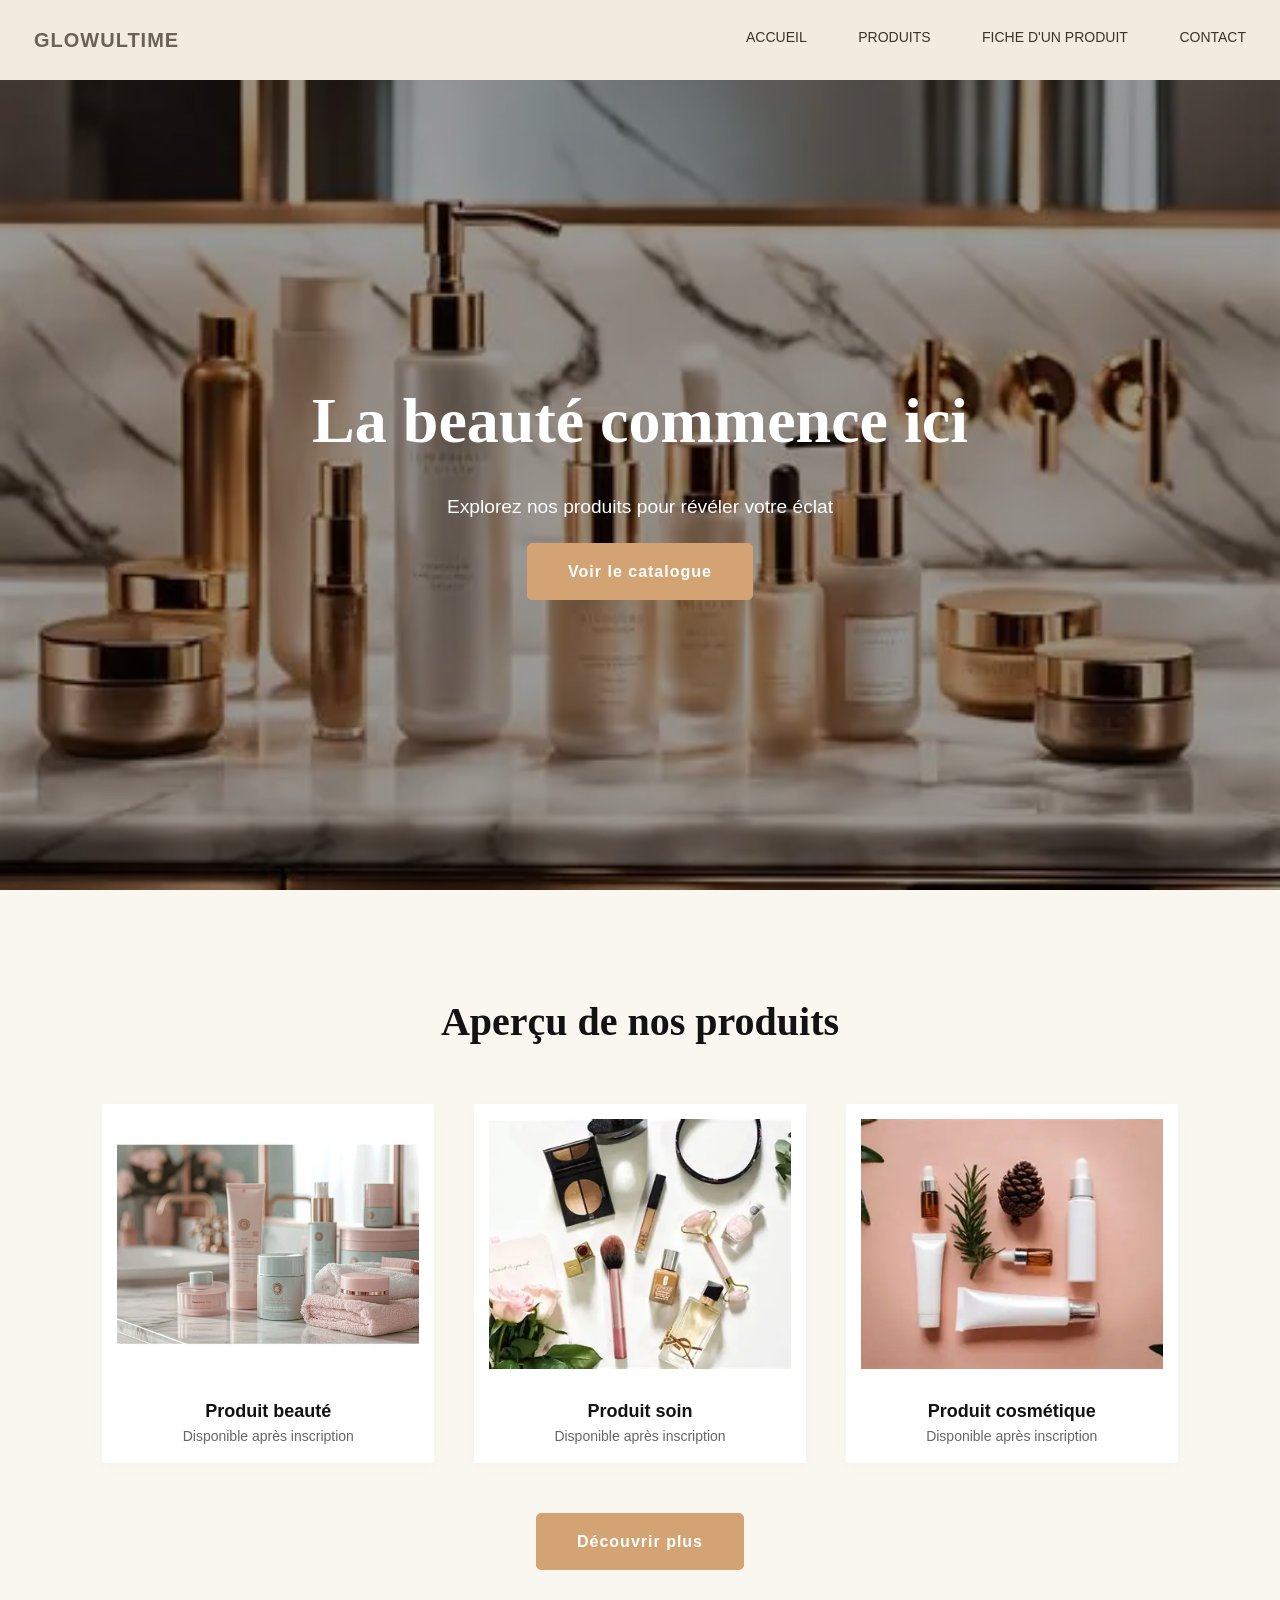
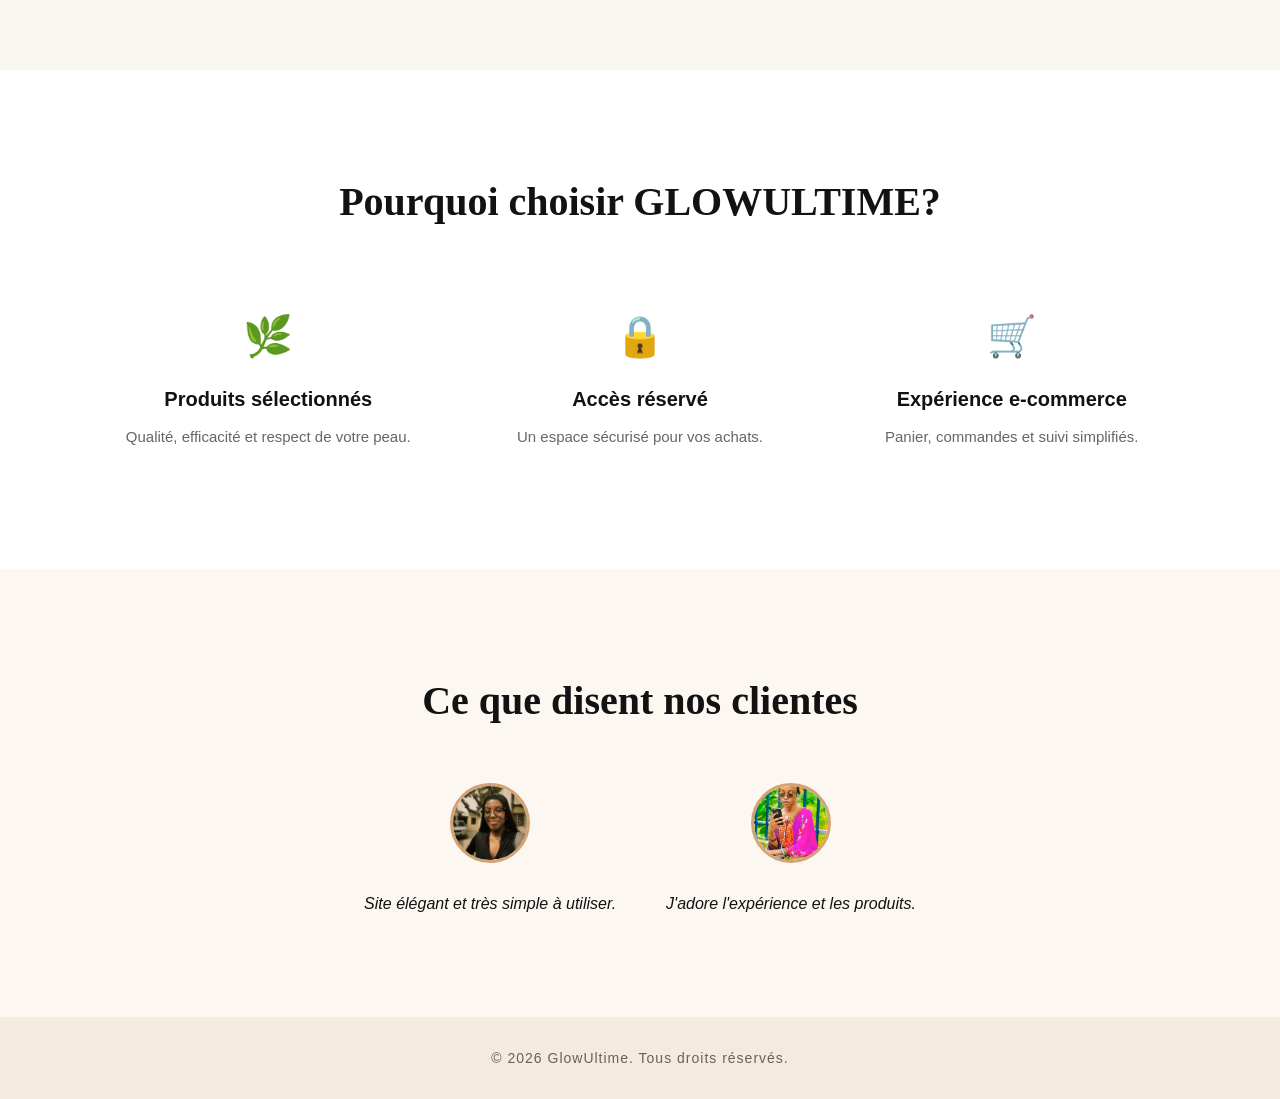
<file: index.html>
<!DOCTYPE html>
<html lang="fr">
<head>
    <meta charset="UTF-8">
    <meta name="viewport" content="width=device-width, initial-scale=1.0">
    <title>GlowUltime | Boutique Élégante</title>
    <link rel="stylesheet" href="style.css">
</head>
<body>

    <header class="act_header">
        <nav class="nav_navbar">
            <div class="nav_ong">
                <span class="nav_titre">GLOWULTIME</span>
            </div>
            <ul class="nav_ul">
                <li class="nav_li"><a class="nav_a" href="index.html">ACCUEIL</a></li>
                <li class="nav_li"><a class="nav_a" href="catalogue/catalogue.html">PRODUITS</a></li>
                <li class="nav_li"><a class="nav_a" href="produit/fiche-produit.html">FICHE D'UN PRODUIT</a></li>
                <li class="nav_li"><a class="nav_a" href="contact/contact.html">CONTACT</a></li>
            </ul>
        </nav>
    </header>

    <main>

        <section class="hero">
            <img src="img/image1.jpg" alt="Image principale beauté" class="hero-img">
            <div class="opacity-mask"></div>
            <div class="hero-content">
                <h1>La beauté commence ici</h1>
                <p>Explorez nos produits pour révéler votre éclat</p>
                <a href="catalogue/catalogue.html" class="btn">Voir le catalogue</a>
            </div>                                               
        </section>

        <section class="products" id="products">
            <h2>Aperçu de nos produits</h2>

            <div class="product-grid">
                <div class="product-card">
                    <img src="img/image2.jpg" alt="Produit beauté">
                    <h3>Produit beauté</h3>
                    <p>Disponible après inscription</p>
                </div>

                <div class="product-card">
                    <img src="img/image3.jpg" alt="Produit soin">
                    <h3>Produit soin</h3>
                    <p>Disponible après inscription</p>
                </div>

                <div class="product-card">
                    <img src="img/image4.jpg" alt="Produit cosmétique">
                    <h3>Produit cosmétique</h3>
                    <p>Disponible après inscription</p>
                </div>
            </div>

            <a href="catalogue/catalogue.html" class="btn">Découvrir plus</a>
        </section>

        <section class="why-us" id="features">
            <h2>Pourquoi choisir GLOWULTIME?</h2>

            <div class="why-grid">
                <div class="why-card">
                    <div class="why-icon">🌿</div>
                    <h3>Produits sélectionnés</h3>
                    <p>Qualité, efficacité et respect de votre peau.</p>
                </div>

                <div class="why-card">
                    <div class="why-icon">🔒</div>
                    <h3>Accès réservé</h3>
                    <p>Un espace sécurisé pour vos achats.</p>
                </div>

                <div class="why-card">
                    <div class="why-icon">🛒</div>
                    <h3>Expérience e-commerce</h3>
                    <p>Panier, commandes et suivi simplifiés.</p>
                </div>
            </div>
        </section>

        <section class="testimonials" id="testimonials">
            <h2>Ce que disent nos clientes</h2>

            <div class="testimonial-grid">
                <div class="testimonial">
                    <img src="img/Grace.jpeg" alt="Cliente Grace">
                    <p>Site élégant et très simple à utiliser.</p>
                </div>

                <div class="testimonial">
                    <img src="img/Emma-love.jpeg" alt="Cliente Emma">
                    <p>J'adore l'expérience et les produits.</p>
                </div>
            </div>
        </section>
    </main>

<footer class="footer">
    <p>&copy; 2026 GlowUltime. Tous droits réservés.</p>
</footer>

</body>
</html>
</file>
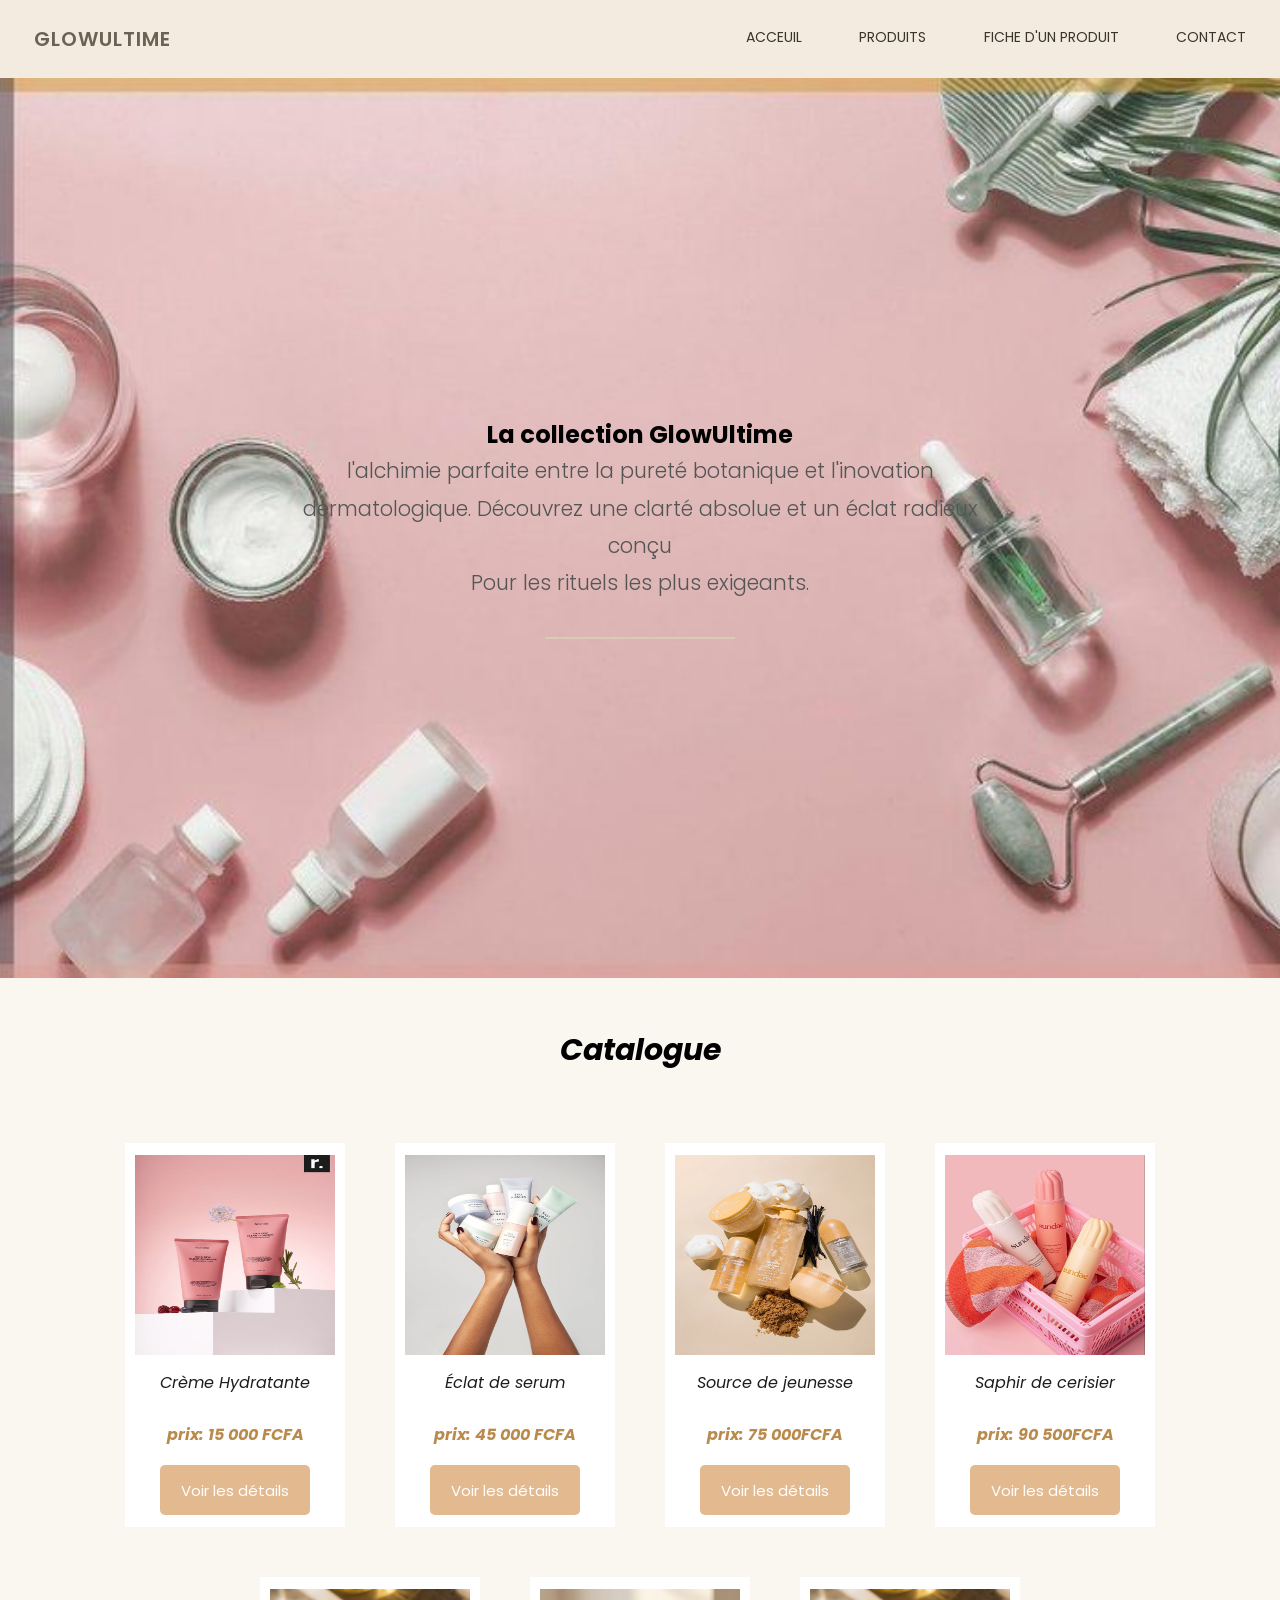
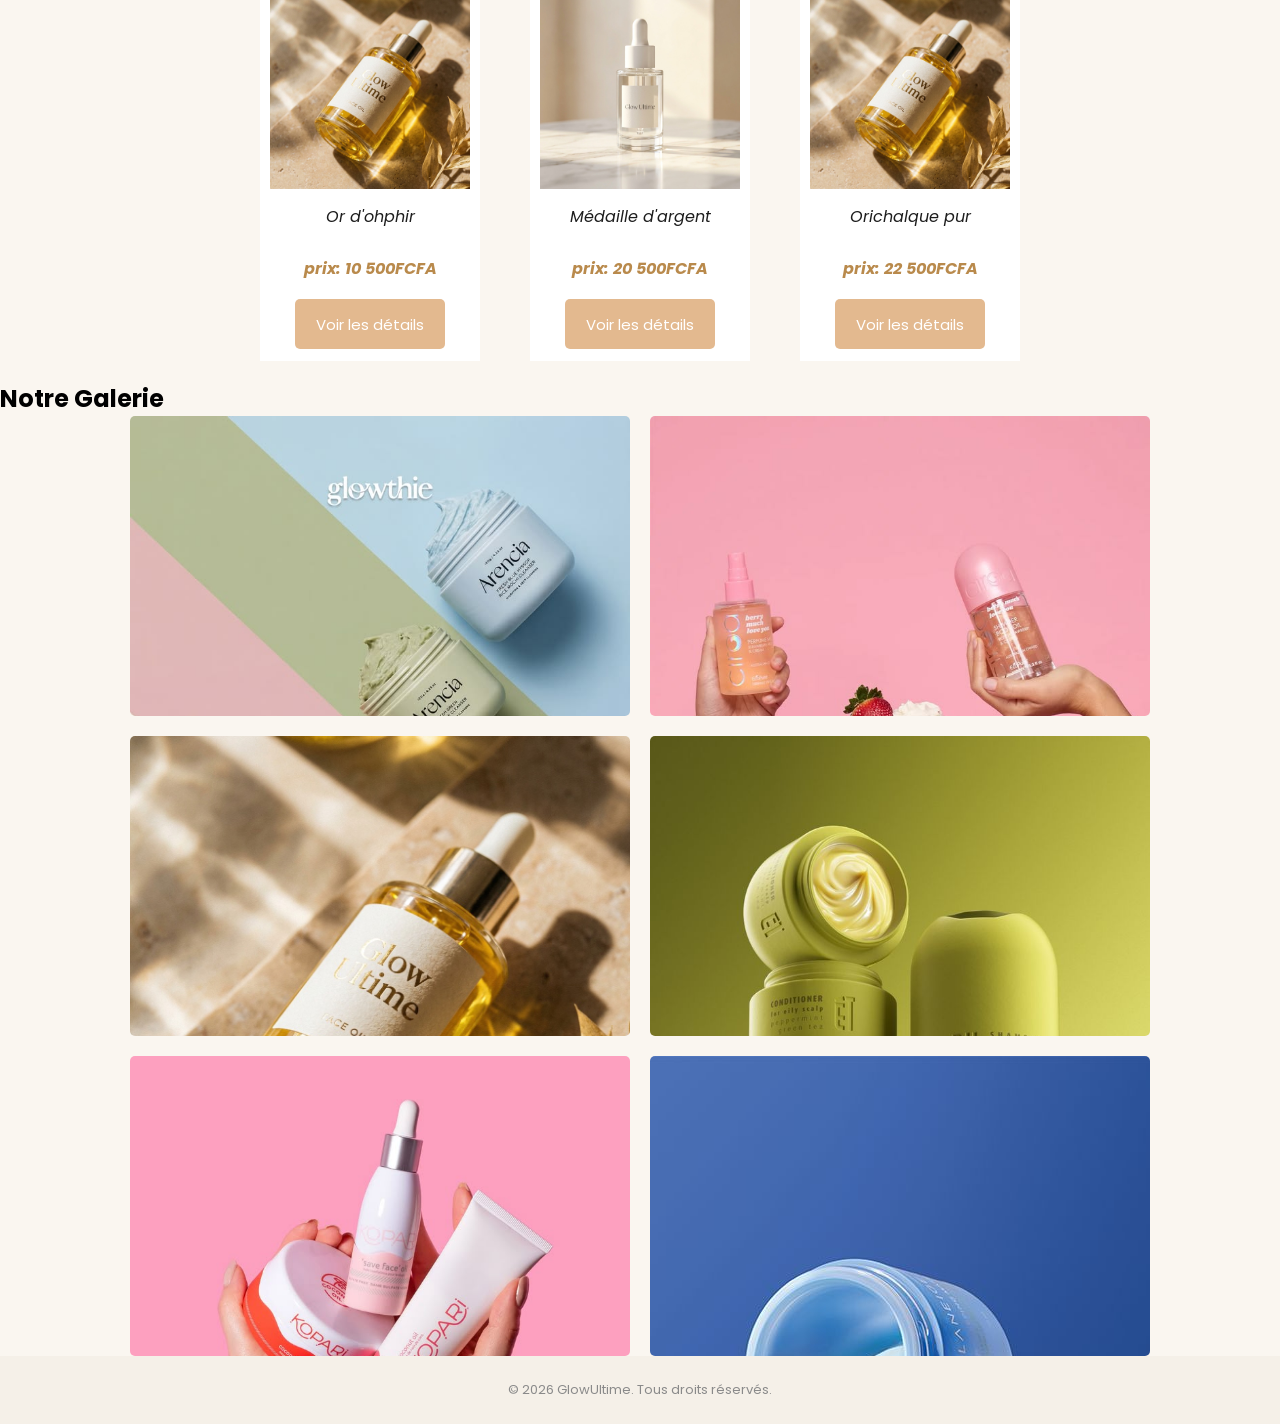
<file: catalogue/catalogue.html>
<!DOCTYPE html>
<html lang="fr">
<head>
    <meta charset="UTF-8">
    <meta name="viewport" content="width=device-width, initial-scale=1.0">
    <title>Catalogue</title>
    <link rel="preconnect" href="https://fonts.googleapis.com">
    <link href="https://fonts.googleapis.com/css2?family=Poppins:wght@400;500;600;700&display=swap" rel="stylesheet">
    <link rel="stylesheet" href="catalogue.css">
</head>
<body>
    <header class="act_header">
        <nav class="nav_navbar">
            <div class="nav_ong">
                <span class="nav_titre">GLOWULTIME</span>
            </div>
            <ul class="nav_ul">
                <li class="nav_li"><a class="nav_a" href="../index.html">ACCEUIL</a></li>
                <li class="nav_li"><a class="nav_a" href="../catalogue/catalogue.html">PRODUITS</a></li>
                <li class="nav_li"><a class="nav_a" href="../produit/fiche-produit.html">FICHE D'UN PRODUIT</a></li>
                <li class="nav_li"><a class="nav_a" href="../contact/contact.html">CONTACT</a></li>
            </ul>
        </nav>
    </header>
    <main>
        <section class="glow">
            <div class="alchimie">
                <h1>La collection GlowUltime</h1>
                <p>l'alchimie parfaite entre la pureté botanique et l'inovation <br>
                    dermatologique. Découvrez une clarté absolue et un éclat radieux conçu <br>
                    Pour les rituels les plus exigeants.
                </p>
            </div>
            <div class="trace"></div>
    
        </section>
        <section class="catalogue">
            <h2>Catalogue</h2>
            <div class="carte">
                <div class="cartes">
                    <img src="img/1.jpg" alt="Crème Hydratante">
                    <p>Crème Hydratante</p>
                    <p class="prix">prix: 15 000 FCFA</p>
                    <button onclick="window.location.href='../produit/fiche-produit.html'">
                        Voir les détails
                    </button>
                    <!-- <button>Acheter</button> -->
                </div>
                <div class="cartes">
                    <img src="img/2.jpg" alt="Éclat de serum">
                    <p>Éclat de serum</p>
                    <p class="prix">prix: 45 000 FCFA</p>
                    <button>Voir les détails</button>
                </div>
                <div class="cartes">
                    <img src="img/3.jpg" alt="Source de jeunesse">
                    <p>Source de jeunesse</p>
                    <p class="prix">prix: 75 000FCFA</p>
                    <button>Voir les détails</button>
                </div>
                <div class="cartes">
                    <img src="img/5.jpg" alt="Saphir de cerisier">
                    <p>Saphir de cerisier</p>
                    <p class="prix">prix: 90 500FCFA</p>
                    <button>Voir les détails</button>
                </div>
                <div class="cartes">
                    <img src="img/18.jpeg" alt="Or d'ohphir">
                    <p>Or d'ohphir</p>
                    <p class="prix">prix: 10 500FCFA</p>
                    <button>Voir les détails</button>
                </div>
                <div class="cartes">
                    <img src="img/19.jpeg" alt="Médaille d'argent">
                    <p>Médaille d'argent</p>
                    <p class="prix">prix: 20 500FCFA</p>
                    <button>Voir les détails</button>
                </div>
                <div class="cartes">
                    <img src="img/18.jpeg" alt="Orichalque pur">
                    <p>Orichalque pur</p>
                    <p class="prix">prix: 22 500FCFA</p>
                    <button>Voir les détails</button>
                </div>
            </div>
        </section>
        
        <section class="Gallerie">
            <h2>Notre Galerie</h2>
        <div class="grille">

        
        
            <div class="grille1">

            </div>
            <div class="grille2">
                
            </div>
            <div class="grille3">
                
            </div>
            <div class="grille4">
                
            </div>
            <div class="grille5">
                
            </div>
            <div class="grille6">
                
            </div>
        </div>
        
        </section>
        
    </main>
    <footer>
        <p>&copy; 2026 GlowUltime. Tous droits réservés.</p>
    </footer>

</body>
</html>
</file>
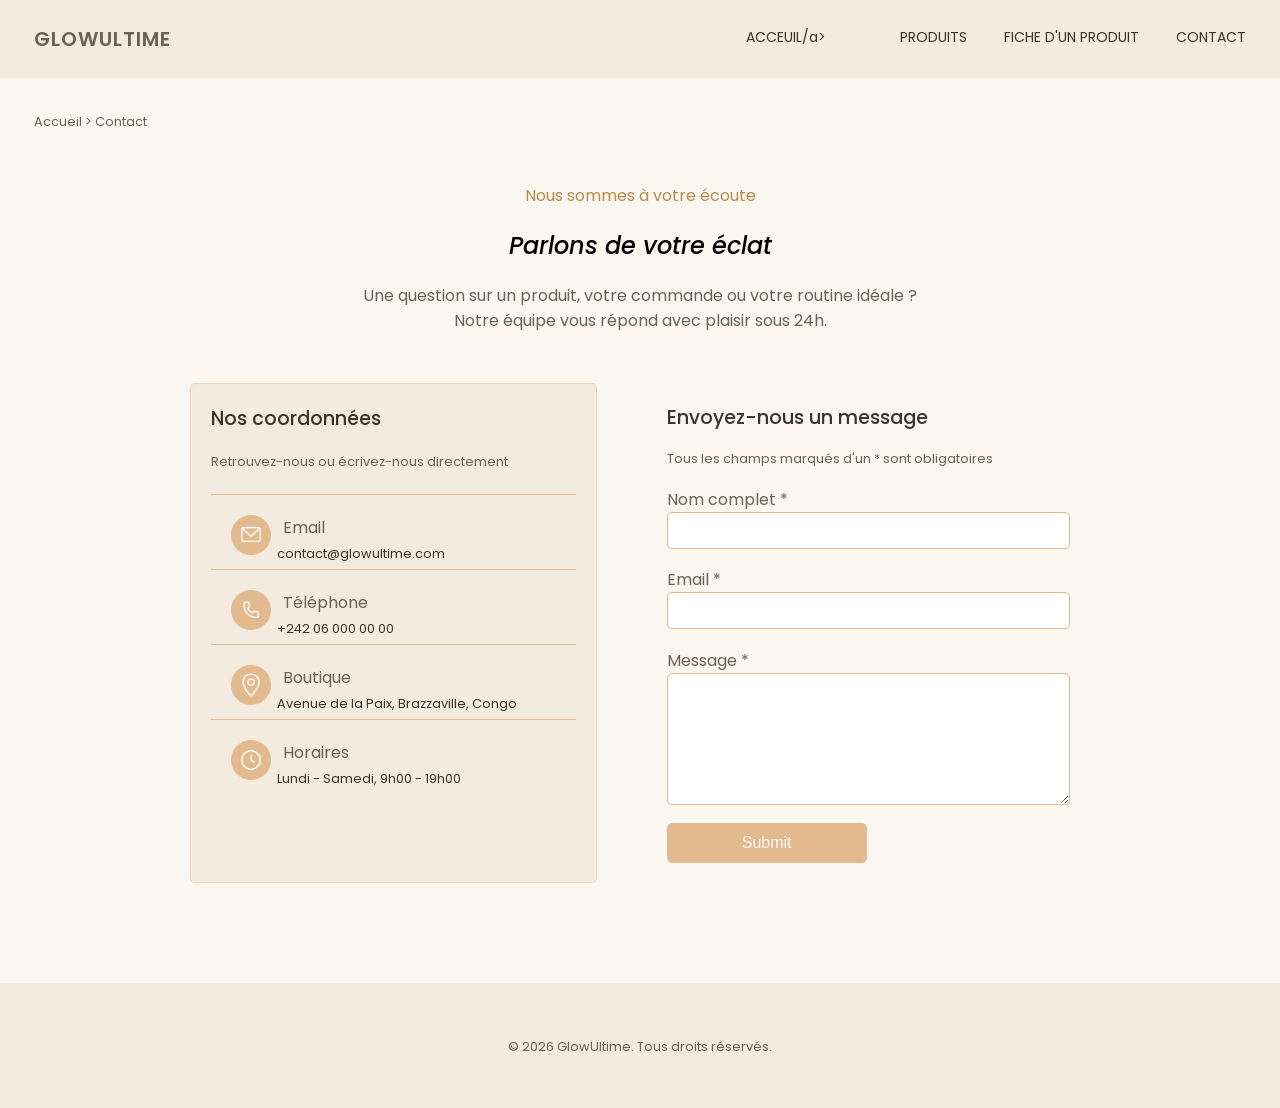
<file: contact/contact.html>
<!DOCTYPE html>
<html lang="fr">
<head>
    <meta charset="UTF-8">
    <meta name="viewport" content="width=device-width, initial-scale=1.0">
    <link rel="preconnect" href="https://fonts.googleapis.com">
    <link rel="preconnect" href="https://fonts.gstatic.com" crossorigin>
    <link href="https://fonts.googleapis.com/css2?family=Poppins:ital,wght@0,100;0,200;0,300;0,400;0,500;0,600;0,700;0,800;0,900;1,100;1,200;1,300;1,400;1,500;1,600;1,700;1,800;1,900&display=swap" rel="stylesheet">
    <link rel="stylesheet" href="../contact/contact.css">
    <title>contact</title>
</head>
<body>
    <header class="act_header">
        <nav class="nav_navbar">
            <div class="nav_ong">
                <span class="nav_titre">GLOWULTIME</span>
            </div>
            <ul class="nav_ul">
                <li class="nav_li"><a class="nav_a" href="../index.html">ACCEUIL/a></li>
                <li class="nav_li"><a class="nav_a" href="../catalogue/catalogue.html">PRODUITS</a></li>
                <li class="nav_li"><a class="nav_a" href="../produit/fiche-produit.html">FICHE D'UN PRODUIT</a></li>
                <li class="nav_li"><a class="nav_a" href="../contact/contact.html">CONTACT</a></li>
            </ul>
        </nav>
    </header>

    <main>
        <div class="cli_position">
            <span>Accueil > Contact </span>
        </div>
        <section class="a_propos">
            <span>Nous sommes à votre écoute</span>
            <h1><em>Parlons de votre éclat</em></h1>
            <p>Une question sur un produit, votre commande ou votre routine idéale ? <br> Notre équipe vous répond avec plaisir sous 24h.</p>
        </section>

        <section class="moyen_contact">

            <div class="cont_coordonée">

                <h2>Nos coordonnées</h2>
                <small>Retrouvez-nous ou écrivez-nous directement</small>
                <div class="ls_contact">
                    <div>
                        <img src="../contact/icones/mail2.png" alt="">
                        <span>
                            <span>Email</span>
                            <a href="">contact@glowultime.com</a>
                        </span>
                    </div>
                    <div>
                        <img src="../contact/icones/telephone2.png" alt="">
                        <span>
                            <span>Téléphone</span>
                            <a href="">+242 06 000 00 00</a>
                        </span>
                    </div>
                    <div>
                        <img src="../contact/icones/boutique2.png" alt="">
                        <span>
                            <span>Boutique</span>
                            <a href="">Avenue de la Paix, Brazzaville, Congo</a>
                        </span>
                    </div>
                    <div>
                        <img src="../contact/icones/horaires2.png" alt="">
                        <span>
                            <span>Horaires</span>
                            <a href="">Lundi - Samedi, 9h00 - 19h00</a>
                        </span>
                    </div>
                </div>
            </div>

            <form class="contact_form" method="post">
                <h2>Envoyez-nous un message</h2>
                <small>Tous les champs marqués d'un * sont obligatoires</small>
                <div>
                    <label for="name">Nom complet *</label>
                    <input type="text" name="name" id="name">
                </div>
                <div>
                    <label for="email">Email *</label>
                    <input type="email" name="email" id="email">
                </div>
                <div>
                    <label for="message">Message *</label>
                    <textarea name="message" id="message"></textarea>
                </div>
                <div>
                    <input type="submit">
                </div>
            </form>
        </section>

    </main>

    <footer>
        <small>&copy; 2026 GlowUltime. Tous droits réservés. </small>
    </footer>

</body>
</html>
</file>
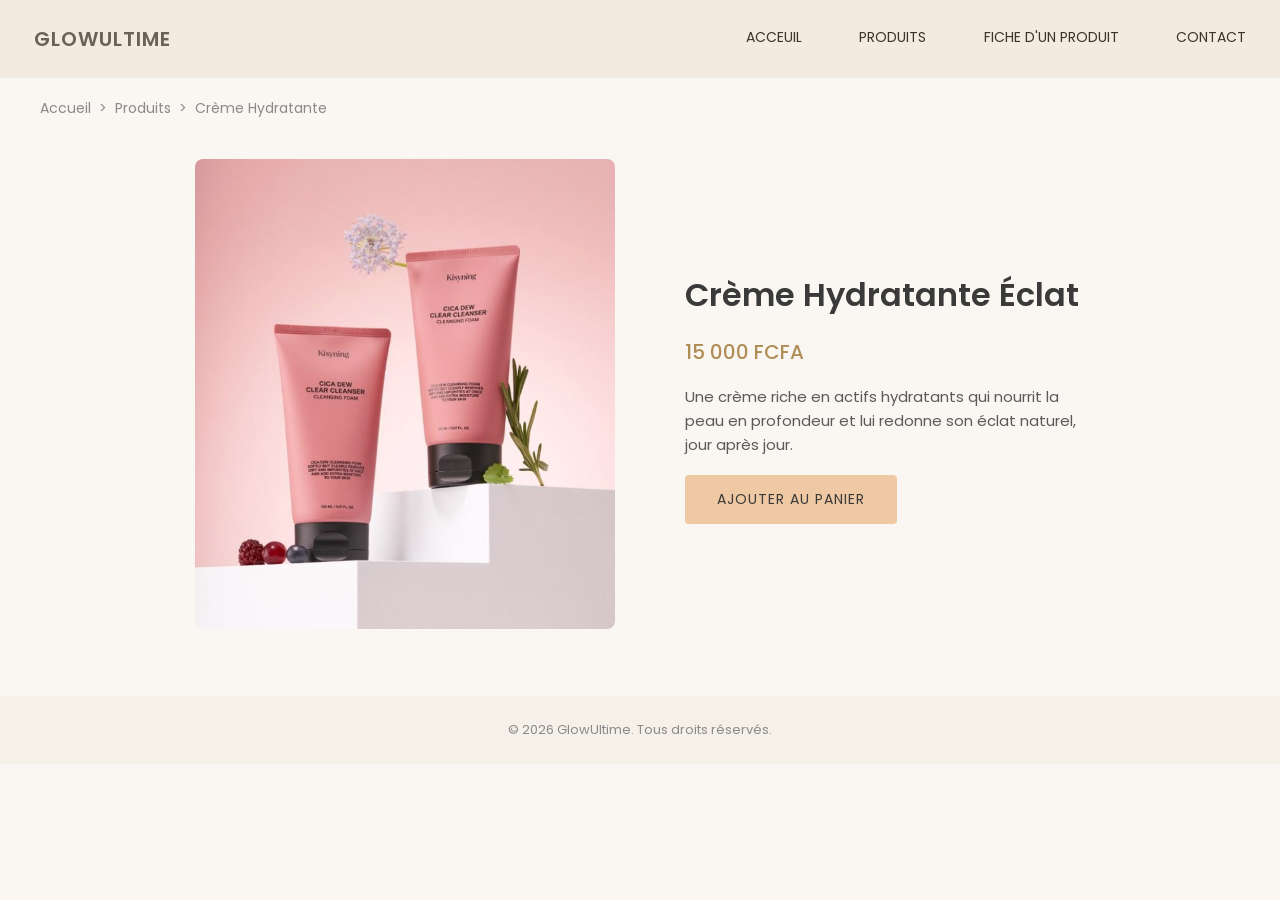
<file: produit/fiche-produit.html>
<!DOCTYPE html>
<html lang="fr">
<head>
    <meta charset="UTF-8">
    <meta name="viewport" content="width=device-width, initial-scale=1.0">
    <title>Crème Hydratante ~ GlowUltime</title>
    
    <!-- pour charger la police Poppins -->
    <link rel="preconnect" href="https://fonts.googleapis.com">
    <link href="https://fonts.googleapis.com/css2?family=Poppins:wght@400;500;600;700&display=swap" rel="stylesheet">
    <link rel="stylesheet" href="fiche-produit.css">
</head>
<body>
    <header class="act_header">
        <nav class="nav_navbar">
            <div class="nav_ong">
                <span class="nav_titre">GLOWULTIME</span>
            </div>
            <ul class="nav_ul">
                <li class="nav_li"><a class="nav_a" href="../index.html">ACCEUIL</a></li>
                <li class="nav_li"><a class="nav_a" href="../catalogue/catalogue.html">PRODUITS</a></li>
                <li class="nav_li"><a class="nav_a" href="../produit/fiche-produit.html">FICHE D'UN PRODUIT</a></li>
                <li class="nav_li"><a class="nav_a" href="../contact/contact.html">CONTACT</a></li>
            </ul>
        </nav>
    </header>

    <main>
        <nav class="fil-ariane" aria-label="Fil d'Ariane">
            <a href="../index.html">Accueil</a>
            <span>&gt;</span>
            <a href="../catalogue/catalogue.html">Produits</a>
            <span>&gt;</span>
            <span>Crème Hydratante</span>
        </nav>

        <div class="detail-produit">
            <div class="image-produit">
                <img src="images/creme-hydratante.jpg" alt="Crème hydratante GlowUltime">
            </div>

            <article class="infos-produit">
                <h1>Crème Hydratante Éclat</h1>
                <p class="prix">15 000 FCFA</p>
                <p class="description">
                    Une crème riche en actifs hydratants qui nourrit la peau en profondeur
                    et lui redonne son éclat naturel, jour après jour.
                </p>
                <button class="bouton-achat">Ajouter au panier</button>
            </article>
        </div>
    </main>

    <footer>
        <p>&copy; 2026 GlowUltime. Tous droits réservés.</p>
    </footer>

</body>
</html>
</file>
<file: style.css>
:root{
    --cream:#FAF6F0;
    --cream-deep:#F3EBDF;
    --ink:#3B342C;
    --ink-soft:#6B6255;
    --tan:#E3B98F;
    --tan-deep:#C9945F;
    --gold:#B98A4C;
    --line:#E6DCCB;
}

* {
    margin: 0;
    padding: 0;
    box-sizing: border-box;
}

/* Importation de polices élégantes */
@import url('https://fonts.googleapis.com/css2?family=Playfair+Display:wght=700&family=Poppins:wght=300;400;600&display=swap');

body {
    margin: 0;
    font-family: 'Poppins', sans-serif;
    color: #121212;
    background-color: #FAF6F0;
    line-height: 1.6;
}

/* NAVBAR */
.act_header{
    position: sticky;
    top: 0;
    z-index: 100;
}
.nav_navbar{
    display: flex;
    justify-content: space-between;
    padding: 24px 34px;
    background-color: #F3EBDF;

}
.nav_titre{
    font-weight: 600;
    font-size: 20px;
    letter-spacing: 1px;
    color: #6B6255;
}
.nav_ul{
    display: flex;
    justify-content: space-between;
    width: 500px;
    margin-left: 30px;
}
.nav_li{
    display: inline;
}
.nav_a{
    text-decoration: none;
    color: var(--ink);
    font-size: 14px;
}



.nav_navbar  a:hover {
    color: #d4a373;
}

/* HERO SECTION */
.hero {
    position: relative;
    height: 90vh;
    display: flex;
    align-items: center;
    justify-content: center;
    overflow: hidden;
}

.hero-img {
    position: absolute;
    width: 100%;
    height: 100%;
    object-fit: cover;
}

.opacity-mask {
    background: rgba(0, 0, 0, 0.4);
    position: absolute;
    top: 0; 
    left: 0; 
    width: 100%; 
    height: 100%;
}

.hero-content {
    position: relative;
    z-index: 10;
    color: white;
    text-align: center;
    max-width: 800px;
}

.hero-content h1 {
    font-family: 'Playfair Display', serif;
    font-size: 4rem;
    margin-bottom: 20px;
}

.hero-content p {
    margin-bottom: 20px;
    font-size: 1.2rem;
}

/* BOUTONS */
.btn {
    display: inline-block;
    background: #d4a373;
    padding: 15px 40px;
    text-decoration: none;
    color: white;
    border-radius: 5px;
    font-weight: 600;
    letter-spacing: 1px;
    transition: all 0.3s;
    border: 1px solid #d4a373;
}

.btn:hover {
    background: transparent;
    color: #d4a373;
}

/* PRODUITS */
.products {
    padding: 100px 8%;
    text-align: center;
    border-radius: 5px;
}

.products h2 {
    font-family: 'Playfair Display', serif;
    font-size: 2.5rem;
    margin-bottom: 50px;
}

.product-grid {
    display: grid;
    grid-template-columns: repeat(auto-fit, minmax(280px, 1fr));
    gap: 40px;
    margin-bottom: 50px;
}

.product-card {
    background: white;
    padding: 15px;
    transition: transform 0.3s;
    box-shadow: 0 4px 15px rgba(0,0,0,0.02);
}

.product-card img {
    width: 100%;
    height: 250px;
    object-fit: cover;
}

.product-card:hover {
    transform: translateY(-10px);
}

.product-card h3 {
    font-size: 18px;
    margin-top: 20px;
}

.product-card p {
    color: #666;
    font-size: 14px;
}

/* SECTION POURQUOI CHOISIR (Ajouté pour harmoniser) */
.why-us {
    padding: 100px 8%;
    text-align: center;
    background: white;
}

.why-us h2 {
    font-family: 'Playfair Display', serif;
    font-size: 2.5rem;
    margin-bottom: 50px;
}

.why-grid {
    display: grid;
    grid-template-columns: repeat(auto-fit, minmax(250px, 1fr));
    gap: 40px;
}

.why-card {
    padding: 20px;
}

.why-icon {
    font-size: 2.5rem;
    margin-bottom: 15px;
}

.why-card h3 {
    font-size: 20px;
    margin-bottom: 10px;
}

.why-card p {
    color: #666;
    font-size: 15px;
}

/* TESTIMONIALS */
.testimonials {
    background: #fdf7f2;
    padding: 100px 8%;
    text-align: center;
}

.testimonials h2 {
    font-family: 'Playfair Display', serif;
    font-size: 2.5rem;
    margin-bottom: 50px;
}

.testimonial-grid {
    display: flex;
    justify-content: center;
    gap: 50px;
    flex-wrap: wrap;
}

.testimonial {
    max-width: 400px;
    text-align: center;
    font-style: italic;
}

.testimonial img {
    width: 80px;
    height: 80px;
    border-radius: 50%;
    margin-bottom: 20px;
    border: 3px solid #d4a373;
    object-fit: cover;
}

/* FOOTER (Ajouté pour harmoniser) */
.footer {
    background: #F3EBDF;
    color: #6B6255;
    text-align: center;
    padding: 30px 8%;
    font-size: 14px;
    letter-spacing: 1px;
}

/* ==========================================================================
   MEDIA QUERIES (RESPONSIVITÉ)
   ========================================================================== */

/* Pour les tablettes et petits écrans d'ordinateurs (max 992px) */
@media screen and (max-width: 992px) {
    .hero-content h1 {
        font-size: 3rem; 
    }
    
    .nav_navbar  {
        padding: 20px 5%; /* On réduit les marges latérales */
    }
    
    .products, .why-us, .testimonials {
        padding: 60px 5%; /* Des sections un peu moins hautes */
    }
}

/* Pour les smartphones (max 768px) */
@media screen and (max-width: 768px) {
    .nav_navbar  {
        flex-direction: column;
        gap: 15px;
        padding: 15px 20px;
    }

    .nav_ul {
        flex-direction: column;
        align-items: center;
        gap: 15px;
        width: auto;
        margin-left: 0;
    }
    
    .nav a {
        margin-left: 0; /* On annule la marge de gauche pour centrer proprement */
        font-size: 13px;
    }
    
    .hero {
        height: 80vh; /* Légèrement plus bas sur mobile pour garder le bouton visible sans trop scroller */
    }

    .hero-content h1 {
        font-size: 2.2rem; 
        padding: 0 15px;
    }
    
    .hero-content p {
        font-size: 14px;
        padding: 0 20px;
    }

    
    .product-grid, .why-grid {
        grid-template-columns: 1fr; /* Une seule colonne par ligne */
        gap: 30px;
    }

    .testimonial-grid {
        flex-direction: column;
        align-items: center;
        gap: 40px;
    }

    .testimonial {
        max-width: 100%; /* Le texte prend toute la largeur disponible */
    }
}
</file>
<file: catalogue/catalogue.css>
:root{
    --cream:#FAF6F0;
    --cream-deep:#F3EBDF;
    --ink:#3B342C;
    --ink-soft:#6B6255;
    --tan:#E3B98F;
    --tan-deep:#C9945F;
    --gold:#B98A4C;
    --line:#E6DCCB;
}

*{
    margin:0 ;
    padding: 0;
    box-sizing: border-box;
    font-family: 'Poppins', sans-serif;
}
body{
    background-color: #FAF6F0;
}

/* header collé */
.act_header{
    position: sticky;
    top: 0;
    z-index: 100;
}

/* En-tête */
.nav_navbar{
    display: flex;
    justify-content: space-between;
    padding: 24px 34px;
    background-color: #F3EBDF;
}
.nav_titre{
    font-weight: 600;
    font-size: 20px;
    letter-spacing: 1px;
    color: #6B6255;
}
.nav_ul{
    display: flex;
    justify-content: space-between;
    width: 500px;
    margin-left: 30px;
}
.nav_li{
    display: inline;
}
.nav_a{
    text-decoration: none;
    color: var(--ink);
    font-size: 14px;
}

.glow {
    display: flex;
    justify-content: center;
    align-items: center;
    margin-top: 0px;
    height:100vh;
    flex-direction:column;
    text-align:center;
    padding:80px 20px;
    background: url(img/Modern\ beauty\ products\ background.jpg);
    background-size: cover;
    background-repeat: no-repeat;
    
    
}
.glow p{
    max-width:700px;
    color:#555;
    font-size:1.3rem;
    line-height:1.8;
    font-weight:300;
    margin-bottom:35px;

}
.glow h2{
    font-size:4rem;
    font-style:italic;
    font-weight:700;
    color:#1d1d1d;
    margin-bottom:30px;
}
.trace{
    width:190px;
    height:2px;
    background:#d9cbb6;
}
.catalogue{
    font-style:italic;
    
}
.catalogue h2{
     display: flex;
    justify-content: center;
    font-size: 30px;
    margin-top: 50px;
}
.carte{
    display: flex;
    justify-content: center;
    flex-direction: row;
    flex-wrap: wrap;
    margin-top: 50px;
    gap: 50px;
    padding: 20px 20px;
    
}
.cartes{
    width: 220px;
    display: flex;
    flex-direction: column;
    align-items: center;
    text-align: center;
    padding: 12px;
    background-color: #ffff;
    transition: 0.5s;
}

.cartes img{
    height:200px;
    width: 200px;

}
.carte p{
    color: #1d1d1d;
    margin: 15px;
}
.cartes:hover{
    transform: translateY(-10px);
}
.cartes .prix{
    margin:12px 0 18px;
    font-size:1rem;
    color:#B98A4C;
    font-weight:bold;
}
.cartes button{
    height: 50px;
    width:150px;
    background:#E3B98F;
    color:white;
    border:none;
    padding:10px;
    border-radius:5px;
    cursor:pointer;
    font-size:15px;
    transition:.3s;
    
}
.cartes button:hover{
    background:goldenrod;
    color: #000;
    transform:translateY(-3px);
    border-radius:20px;
}
.Gallerie h3{
    display: flex;
    justify-content: center;
    padding: 40px;
    font-size: 30px;
}
.grille{
   
   display: flex;
   gap: 20px;
   justify-content: center;
   flex-wrap: wrap;
}

.grille1{
    background: url(img/15.jpg);
     background-size: cover;
    background-repeat: no-repeat;
    height: 300px;
    width: 500px;
    border-radius: 5px;
}
.grille2{
    background: url(img/10.jpg);
     background-size: cover;
    background-repeat: no-repeat;
      height: 300px;
    width: 500px;
    border-radius: 5px;
}
.grille3{
   background: url(img/18.jpeg);
    background-size: cover;
    background-repeat: no-repeat;
      height: 300px;
    width: 500px;
    border-radius: 5px;
}
.grille4{
    background: url(img/4.jpg);
     background-size: cover;
    background-repeat: no-repeat;
    height: 300px;
    width: 500px;
    border-radius: 5px;
}
.grille5{
    background: url(img/14.jpg);
    background-size: cover;
    background-repeat: no-repeat;
    height: 300px;
    width: 500px;
    border-radius: 5px;
}
.grille6{
   background: url(img/6.jpg);
    background-size: cover;
    background-repeat: no-repeat;
       height: 300px;
    width: 500px;
    border-radius: 5px;
}

footer {
    text-align: center;
    padding: 24px;
    font-size: 13px;
    color: #8a8a8a;
    background-color: #f5f0e8;
}

/* téléphone */
@media screen and (max-width:480px){

    .glow h2{
        font-size:1.8rem;
    }

    .glow p{
        font-size:0.95rem;
    }

    .catalogue h2{
        font-size:1.6rem;
    }

    .cartes{
        width:100%;
    }

    .cartes img{
        height:280px;
    }

    .cartes h3{
        font-size:1.3rem;
    }

    .cartes .prix{
        font-size:1.2rem;
    }

    .cartes button{
        font-size:14px;
        padding:15px;
    }

    .barre p{
        font-size:22px;
    }

}
</file>
<file: contact/contact.css>
:root{
    --cream:#FAF6F0;
    --cream-deep:#F3EBDF;
    --ink:#3B342C;
    --ink-soft:#6B6255;
    --tan:#E3B98F;
    --tan-deep:#C9945F;
    --gold:#B98A4C;
    --line:#E6DCCB;
}

*{
    margin: 0;
    padding: 0;
    box-sizing: border-box;
}
/*...........TRAVAIL DE KETSIA..........*/

body{
    background-color: var(--cream);
    font-family: "Poppins", sans-serif;
}
/* HEADER ET NAVBAR*/
/* header collé */
.act_header{
    position: sticky;
    top: 0;
    z-index: 100;
}

.nav_navbar{
    display: flex;
    justify-content: space-between;
    padding: 24px 34px;
    background-color: var(--cream-deep);
}
.nav_titre{
    font-weight: 600;
    font-size: 20px;
    letter-spacing: 1px;
}
.nav_ul{
    display: flex;
    justify-content: space-between;
    width: 500px;
    margin-left: 30px;
}
.nav_li{
    display: inline;
}
.nav_a{
    text-decoration: none;
    color: var(--ink);
    font-size: 14px;
}
/* MAIN*/
main{
    margin: 30px 34px;
}

.cli_position span{
    font-size: 0.8rem;
}
/* SECTION a_propos*/
.a_propos{
    text-align: center;
    margin: 50px 0px;
}
.a_propos span{
    color: var(--gold);
}
.a_propos h1{
    margin: 20px 0px;
    font-weight: 500;
}
.a_propos p{
    color: var(--ink-soft);
}
/* SECTION moyen_contact*/
.moyen_contact{
    display: grid;
    grid-template-areas: "cont_coordonée  cont_form cont_form"
                        "cont_coordonée  cont_form cont_form";
    height: 500px;
    gap: 50px;
    width: 900px;
    margin: 0px auto;
}

.cont_coordonée{
    grid-area: cont_coordonée;
    background-color: var(--cream-deep);
    padding: 20px;
    border-radius: 5px;
    border: solid 1px #c9945f34 ;
    display: flex;
    flex-direction: column;
    gap: 20px;
}
.cont_coordonée h2{
    font-size: 1.2rem;
    font-weight: 500;
    color: var(--ink);
}
.cont_coordonée small{
    color: var(--ink-soft);
}
.ls_contact{
    display: flex;
    flex-direction: column;
    height: 300px;
    justify-content: space-around;
}
.ls_contact div{
    display: flex;
    border-top: solid 1px var(--tan);
    height: 70px;
    padding: 20px;
}
.ls_contact div img{
    width: 40px;
    height: 40px;
    vertical-align: middle;
}
.ls_contact div span{
    display: block;
    margin-left: 6px;
}
.ls_contact div span a{
    text-decoration: none;
    color: var(--ink);
    font-size: 0.8rem;
}
span , label{
    color: var(--ink-soft);
}
small{
    color: var(--ink-soft);
    font-size: 0.8rem;   
}

.contact_form{
    grid-area: cont_form;
    padding: 20px;
    display: flex;
    flex-direction: column;
    justify-content: space-between;
}
.contact_form div{
    display: flex;
    flex-direction: column;
}
input[type="text"], input[type="email"]{
    padding: 10px 0px;
    border-radius: 5px;
    border: solid 1px var(--tan);
}
textarea{
    padding: 50px 0px;
    border-radius: 5px;
    border: solid 1px var(--tan);   
}
input[type="submit"]{
    width: 200px;
    padding: 10px;
    background-color: var(--tan);
    border: solid 1px var(--tan);
    color: var(--cream);
    font-size: 1rem;
    font-weight: 400;
    border-radius: 5px;
}
.contact_form h2{
    font-size: 1.2rem;
    font-weight: 500;
    color: var(--ink);
}
footer{
    text-align: center;
    padding: 50px 0px;
    background-color: var(--cream-deep);
    margin-top: 100px;
}
@media screen and (max-width: 1066px){
    .moyen_contact{
        display: grid;
        grid-template-areas: "cont_coordonée"
                            " cont_coordonée"
                            "cont_form"
                            "cont_form";
        height: auto;
        gap: 50px;
        width: auto;
    }
    .cont_coordonée{
        grid-area: cont_coordonée;
        padding: 20px;
        border-radius: 5px;
        display: flex;
        flex-direction: column;
        gap: 20px;
    }
    .contact_form{
        grid-area: cont_form ;
    }
    input[type="submit"]{
        margin-top: 10px;
    }

}
@media screen and (max-width: 768px){
        .nav_navbar{
        display: flex;
        flex-direction: column;
    }
    .nav_ul{
        display: flex;
        flex-direction: column;
    }
    .moyen_contact{
        display: grid;
        grid-template-areas: "cont_coordonée"
                            " cont_coordonée"
                            "cont_form"
                            "cont_form";
        height: auto;
        gap: 50px;
        width: auto;
    }
    .cont_coordonée{
        grid-area: cont_coordonée;
        padding: 20px;
        border-radius: 5px;
        display: flex;
        flex-direction: column;
        gap: 20px;
    }
    .contact_form{
        grid-area: cont_form ;
    }
    input[type="submit"]{
        margin-top: 10px;
    }

}
@media screen and (max-width: 375px){
    .nav_navbar{
        display: flex;
        flex-direction: column;
    }
    .nav_ul{
        display: flex;
        flex-direction: column;
    }
    .moyen_contact{
        display: grid;
        grid-template-areas: "cont_coordonée"
                            " cont_coordonée"
                            "cont_form"
                            "cont_form";
        height: auto;
        gap: 50px;
        width: auto;
    }
    .cont_coordonée{
        grid-area: cont_coordonée;
        padding: 20px;
        border-radius: 5px;
        display: flex;
        flex-direction: column;
        gap: 20px;
    }
    .contact_form{
        grid-area: cont_form ;
    }
    input[type="submit"]{
        margin-top: 10px;
    }

}

/*...........TRAVAIL DE KETSIA FINI ICI..........*/
</file>
<file: produit/fiche-produit.css>
:root{
    --cream:#FAF6F0;
    --cream-deep:#F3EBDF;
    --ink:#3B342C;
    --ink-soft:#6B6255;
    --tan:#E3B98F;
    --tan-deep:#C9945F;
    --gold:#B98A4C;
    --line:#E6DCCB;
}

/* Reset de base */
* {
    margin: 0;
    padding: 0;
    box-sizing: border-box;
}

body {
    font-family: 'Poppins', sans-serif;
    color: #3a3a3a;
    background-color: #faf7f2;
}
/* header collé */
.act_header{
    position: sticky;
    top: 0;
    z-index: 100;
}

/* En-tête */
.nav_navbar{
    display: flex;
    justify-content: space-between;
    padding: 24px 34px;
    background-color: #F3EBDF;
}
.nav_titre{
    font-weight: 600;
    font-size: 20px;
    letter-spacing: 1px;
    color: #6B6255;
}
.nav_ul{
    display: flex;
    justify-content: space-between;
    width: 500px;
    margin-left: 30px;
}
.nav_li{
    display: inline;
}
.nav_a{
    text-decoration: none;
    color: var(--ink);
    font-size: 14px;
}

/* Fil d'Ariane */
.fil-ariane {
    display: flex;
    gap: 8px;
    padding: 20px 40px;
    font-size: 14px;
    color: #8a8a8a;
}

.fil-ariane a {
    color: #8a8a8a;
    text-decoration: none;
}

/* Détail produit */
.detail-produit {
    display: flex;
    gap: 70px;
    padding: 20px 40px 60px;
    max-width: 1000px;
    margin: 0 auto;
    justify-content: center;
}

.image-produit img {
    width: 100%;
    max-width: 420px;
    border-radius: 8px;
}

.infos-produit {
    display: flex;
    flex-direction: column;
    gap: 18px;
    justify-content: center;
}

.infos-produit h1 {
    font-size: 32px;
    font-weight: 600;
}

.prix {
    font-size: 20px;
    color: #b08d57;
    font-weight: 500;
}

.description {
    font-size: 15px;
    line-height: 1.6;
    color: #5a5a5a;
    max-width: 400px;
}

.bouton-achat {
    align-self: flex-start;
    padding: 14px 32px;
    background-color: #eec9a3;
    color: #3a3a3a;
    border: none;
    border-radius: 4px;
    font-family: 'Poppins', sans-serif;
    font-size: 14px;
    text-transform: uppercase;
    letter-spacing: 1px;
    cursor: pointer;
}

.bouton-achat:hover {
    background-color: #e5b98a;
}

/* Pied de page */
footer {
    text-align: center;
    padding: 24px;
    font-size: 13px;
    color: #8a8a8a;
    background-color: #f5f0e8;
}
@media screen and (max-width: 768px){
        .nav_navbar{
        display: flex;
        flex-direction: column;
    }
    .nav_ul{
        display: flex;
        flex-direction: column;
    }
 

 

}
@media screen and (max-width: 375px){
    .nav_navbar{
        display: flex;
        flex-direction: column;
    }
    .nav_ul{
        display: flex;
        flex-direction: column;
    }
}
</file>
